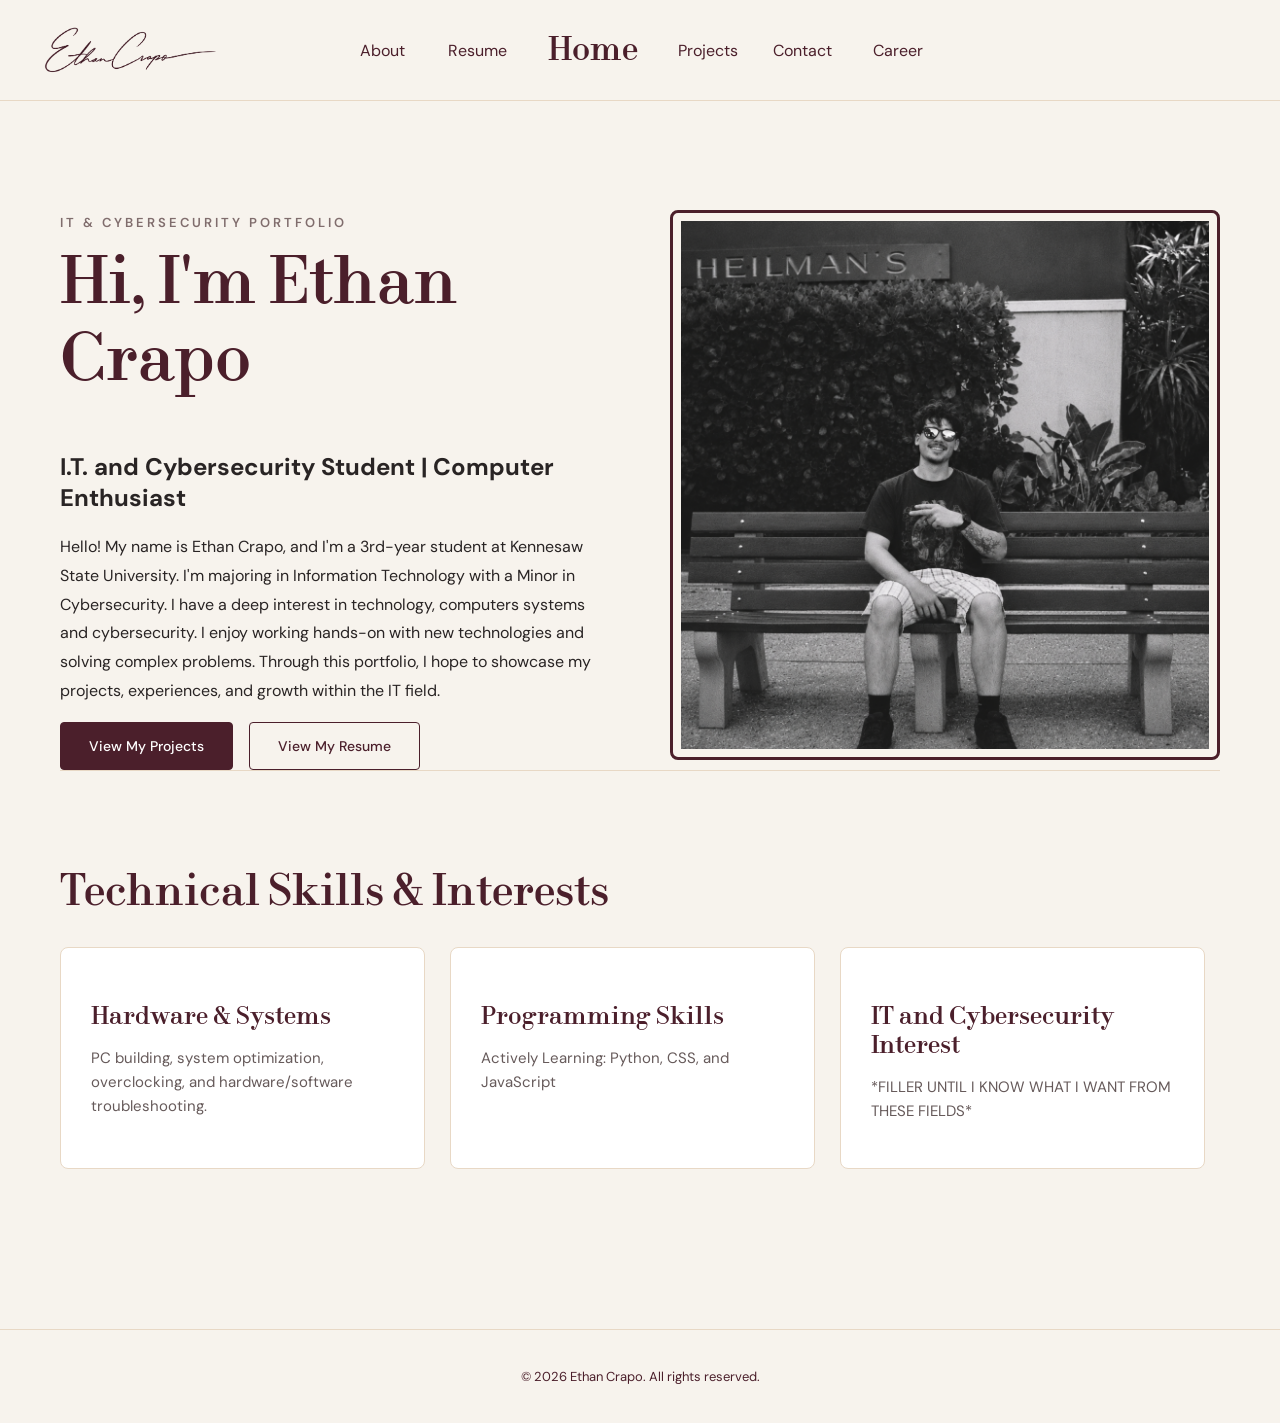
<file: index.html>
<!DOCTYPE html>
<html lang="en">
<head>
    <meta charset="UTF-8">
    <meta name="viewport" content="width=device-width, initial-scale=1.0">
    <title>My Personal Portfolio</title>

    <link href="https://fonts.googleapis.com/css2?family=DM+Sans:wght@400;500;600&display=swap" rel="stylesheet">
    <link rel="stylesheet" href="style.css">
</head>
<body>
    <!--NAVIGATION MENU-->
    <header>
    <nav>
    <a href="index.html" class="logo">     
    <img src="images/signature.png" alt="Ethan Crapo Signature">

    </a>

    <div class="nav-links">
        <a href="#about">About</a>
        <a href="#resume">Resume</a>
        <a href="index.html" class="current-page" aria-current="page">Home</a>
        <a href="#projects">Projects</a>
        <a href="#contact">Contact</a>
        <a href="career.html">Career</a>
    </div>
    <button class="menu-toggle" type="button" aria-label="Toggle navigation menu">☰</button>
</nav>
</header>
    <!--MAIN CONTENT-->
<main>
    <section class="hero">
        <div class="hero-text">    
            <p class="eyebrow">IT & Cybersecurity Portfolio</p>
            <h1>Hi, I'm Ethan Crapo</h1>
            <h2>I.T. and Cybersecurity Student | Computer Enthusiast</h2>
            <p>Hello! My name is Ethan Crapo, and I'm a 3rd-year student at Kennesaw State University. I'm majoring in Information Technology with a Minor in Cybersecurity. I have a deep interest in technology, computers systems and cybersecurity. I enjoy working hands-on with new technologies and solving complex problems. Through this portfolio, I hope to showcase my projects, experiences, and growth within the IT field.</p>
            <a href="#project" class="hero-button">View My Projects</a>
            <a href="#resume" class="resume-button">View My Resume</a>
        </div>
        
        <div class="hero-image">
            <img src="images/myself.png" alt="Portrait of Ethan Crapo">
        </div>    
    </section>

    <!--Technical Skills preview-->
    <section class="skills">
        <h2>Technical Skills & Interests</h2>
        <div class="expertise-grid">
            <article class="expertise-card">
                <h3>Hardware & Systems</h3>
                <p>PC building, system optimization, overclocking, and hardware/software troubleshooting.</p>
            </article>

            <article class="expertise-card">
                <h3>Programming Skills</h3>
                <p>Actively Learning: Python, CSS, and JavaScript</p>
            </article>

            <article class="expertise-card">
                <h3>IT and Cybersecurity Interest</h3>
                <p>*FILLER UNTIL I KNOW WHAT I WANT FROM THESE FIELDS*</p>
            </article>
        </div>
    </section>
</main>


<footer>
    <p>© 2026 Ethan Crapo. All rights reserved.</p>
</footer>

</body>
</html>
</file>
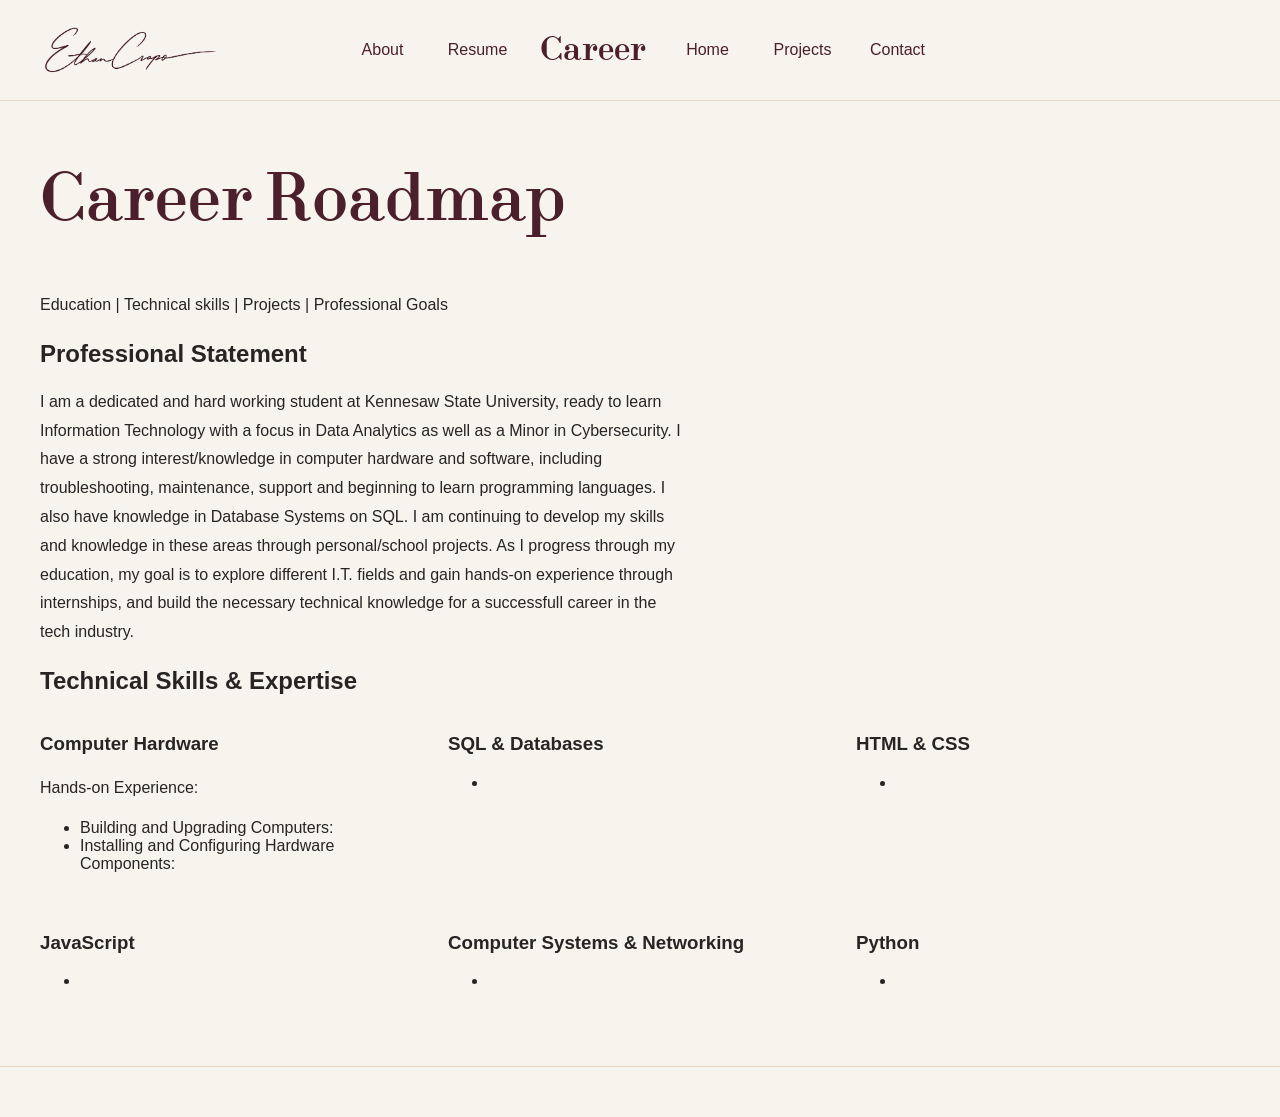
<file: career.html>
<!DOCTYPE html>
<html lang="en">
<head>
    <meta charset="UTF-8">
    <meta name="viewport" content="width=device-width, initial-scale=1.0">
    <title>Career | Portfolio</title>
    <link rel="stylesheet" href="style.css">
</head>

<body>

    <header>
    <nav>
        <a href="index.html" class="logo">     
        <img src="images/signature.png" alt="Ethan Crapo Signature">

        </a>

        <div class="nav-links">
            <a href="#about">About</a>
            <a href="#resume">Resume</a>
            <a href="career.html" class="current-page" aria-current="page">Career</a>
            <a href="index.html">Home</a>
            <a href="#projects">Projects</a>
            <a href="#contact">Contact</a>
        </div>
        <button class="menu-toggle" type="button" aria-label="Toggle navigation menu">☰</button>
    </nav>
    </header>

    <main class="career-page">
        <section class="career-intro">
            <h1>Career Roadmap</h1>
            <p>Education | Technical skills | Projects | Professional Goals</p>
        </section>

        <section class="professional-statement">
            <h2>Professional Statement</h2>
            <p>I am a dedicated and hard working student at Kennesaw State University, ready to learn Information Technology with a focus in Data Analytics as well as a Minor in Cybersecurity. I have a strong interest/knowledge in computer hardware and software, including troubleshooting, maintenance, support and beginning to learn programming languages. I also have knowledge in Database Systems on SQL. I am continuing to develop my skills and knowledge in these areas through personal/school projects. As I progress through my education, my goal is to explore different I.T. fields and gain hands-on experience through internships, and build the necessary technical knowledge for a successfull career in the tech industry.</p>
        </section>

        <section class="career-skills"> 
            <h2>Technical Skills & Expertise</h2>
            <div class="skill-grid">
                <div class="skill-card">
                <h3>Computer Hardware</h3>
                <p>Hands-on Experience:</p>
                <ul>
                    <li>Building and Upgrading Computers:</li>
                    <li>Installing and Configuring Hardware Components:</li>
                </ul>
            </div>   
            
            <div class="skill-card"> 
                <h3>SQL & Databases</h3>
                <ul>
                    <li></li>
                </ul>
            </div>

            <div class="skill-card">
                <h3>HTML & CSS</h3>
                <ul>
                    <li></li>
                </ul>
            </div>
        
            <div class="skill-card">
                <h3>JavaScript</h3>
                <ul>
                    <li></li>
                </ul>
            </div> 

            <div class="skill-card">
                <h3>Computer Systems & Networking</h3>
                <ul>
                    <li></li>
                </ul>
            </div>    

            <div class="skill-card">
                <h3>Python</h3>
                <ul>
                    <li></li>
                </ul>
            </div>
            </div>
            
        </section>
    </main>

    <footer>

    </footer>

</body>
</html>
</file>
<file: style.css>
/*IMPLEMENTING FIN SERIF DISPLAY FONT */ 
@font-face {
    font-family:"Fin Serif Display";
    src: url("fonts/FinSerifDisplay-Bold.ttf") format("truetype");
    font-weight: 700;
    font-style: normal;
}

h1 {
    font-family: "Fin Serif Display", Georgia, serif;
}

/*WEBSITE BACKGROUND COLOR*/
body {
    background-color: #f7f3ed;
    color:#292424;
    margin: 0;
}

/*MAIN HEADINGS*/
h1 {
    font-family: "Fin Serif Display", Georgia, serif;
    color: #4b1f2b;
    font-size: 64px;
    margin-top: 0;
}

/*NAVIGATION BAR STYLING*/
nav {
    border-bottom: 1px solid #e8d8c5;
    display: flex; /* Use flexbox for layout */
    justify-content: space-between; /* Space out the items */
    align-items: center; /* Center items vertically */
    padding: 20px 40px; /*creates space inside an element*/
    position: relative;
}

/*PORTFOLIO LOGO*/
.logo {
    font-family: "Fin Serif Display", Georgia, serif;
    font-size: 28px;
    color: #4b1f2b;
    text-decoration: none;
}

/*NAVIGATION LINKS*/
.nav-links {
    display: grid;
    grid-template-columns: 80px 80px 120px 80px 80px 80px;
    align-items: center;
    justify-items: center;
    gap: 15px;
    position: absolute;
    left: 50%;
    transform: translateX(-50%);
}


/* CENTER NAVIGATION LOGO */
.nav-links .logo {
    font-size: 28px;
}

/*MAIN CONTENT*/
main {
    padding:100px 60px; /*creates space inside an element for main text content*/
    max-width: 1400px;
    margin: 0 auto;
}

/*CURRENT PAGE TITLE FONT SIZE*/
.nav-links .current-page {
    font-family: "Fin Serif Display", Georgia, serif;
    font-size: 32px;
    color:#4b1f2b;
    text-decoration: none;
}

/* NAVIGATION LINK FONT */
.nav-links a {
    font-family: "DM Sans", sans-serif;
    color: #4b1f2b;
    text-decoration: none;
    font-size: 16px;
}

/* DEFAULT WEBSITE FONT */
body {
    font-family: "DM Sans", sans-serif;
}

/* SIGNATURE LOGO IMG SIZE */
.logo img {
    width: 180px;
    height: auto;
    display: block;
}

/*HOMEPAGE INTRODUCTORY LABEL */
.eyebrow {
    font-family: "DM Sans", sans-serif;
    font-size: 13px;
    font-weight: 600;
    text-transform: uppercase;
    letter-spacing: 3px;
    color: #806d6d
}

/*HOMEPAGE INTRODUCTION*/
main p:not(.eyebrow) {
    max-width: 650px;
    font-size: 16px;
    line-height: 1.8;
}

/* HOMEPAGE HERO SECTION */
.hero {
    min-height: 50vh;
    display: grid;
    grid-template-columns: 1fr 1fr;
    align-items: center;
    gap: 60px;
}

/* HOMEPAGE ETHAN IMAGE */
.hero-image img {
    width: 100%;
    max-width: 900px;
    height: 550px;
    object-fit: cover;
    object-position:50% 50%;
    border-radius: 8px;
    display: block;
    margin: 0 auto;
    border: 3px solid #4b1f2b;
    padding: 8px;
    background-color: #f7f3ed;
    box-sizing: border-box;
}

/* ADD COLORS TO PROJECT/RESUME BUTTONS */
.hero-button {
    display: inline-block;
    background-color: #4b1f2b;
    color: #ffffff;
    padding: 14px 28px;
    border: 1px solid #4b1f2b;
    border-radius: 4px;
    text-decoration: none;
    font-family: "DM Sans", sans-serif;
    font-size: 14px;
    font-weight: 500;
    transition: 0.3s;
}
.hero-button:hover {
    background-color: #4b1f2b;
    color: #ffffff;
}

.resume-button {
    display: inline-block;
    background-color: transparent;
    color: #4b1f2b;
    padding: 14px 28px;
    border: 1px solid #4b1f2b;
    border-radius: 4px;
    text-decoration: none;
    font-family: "DM Sans", sans-serif;
    font-size: 14px;
    font-weight: 500;
    margin-left: 12px;
    transition: 0.3s;
}
.resume-button:hover {
    background-color: #4b1f2b;
    color: #ffffff;
}

/* hover effect for both buttons so they aren't the same color*/
.hero-text:has(.resume-button:hover) .hero-button {
    background-color: transparent;
    color: #4b1f2b;
}
.hero-text:has(.hero-button:hover) .resume-button {
    background-color: transparent;
    color: #4b1f2b;
}
/* FOOTER */
footer {
    border-top: 1px solid #e8d8c5;
    padding: 25px 40px;
    text-align: center;
    font-family: "DM Sans", sans-serif;
    font-size: 13px;
    color: #4b1f2b;
}
/* TECH SKILLS SECTION HOMEPAGE */
.skills {
    background-color: #f7f3ed;
    padding: 60px 15px;
    padding-left: 0px;
    border-top: 1px solid #e8d8c5;
}

.skills h2 {
    font-family: "Fin Serif Display", Georgia, serif;
    font-size: 42px;
    color: #4b1f2b;
    margin-bottom: 30px;
}

.skill-list {
    list-style-type: none;
    display: flex;
    gap: 25px;
    flex-wrap: wrap;
    padding-left: 0;
}

.skill-list li {
    background-color: #ffffff;
    padding: 12px 20px;
    border: 1px solid #4b1f2b;
    border-radius: 8px;
    color: #4b1f2b;
}

.skill-grid {
    display: grid;
    grid-tempaate-columns: repeat(3, 1fr);
    gap: 24px;
}

/* EXPERTISE CARDS LAYOUT*/
.expertise-grid {
grid-template-columns: 1fr 1fr 1fr;
display: grid;
gap:25px;
}

.expertise-card {
    background-color:#ffffff;
    padding: 30px;
    border: 1px solid #e8d8c5;
    border-radius: 8px;
    color:#4b1f2b;
}

.expertise-card h3 {
    font-family: "Fin Serif Display",Georgia,serif;
    font-size: 24px;
    color:#4b1f2b;
    margin-bottom: 12px;
}

main .expertise-card p {
    font-size: 15px;
    color: #665a5a;
    line-height: 1.6;
}
/* HIDES BURGER BUTTON ON DESKTOP*/
.menu-toggle {
    display:none;
}

/*MEDIA QUERIES FOR RESPONSIVE DESIGN*/
@media (max-width: 768px) {
    .hero {
        grid-template-columns: 1fr;
        text-align: center;
    }
    .hero-image img {
        max-width: 100%;
    }
nav .nav-links {
        position: static;
        transform: none;
        grid-template-columns: repeat(5, auto);
        gap: 10px;
        display: none;
    }
    .menu-toggle {
        display:block;
}
}

/* CAREER PAGE INTRODUCTION */
.career-intro p{
    font-size: 18px;
}

/* CAREER PAGE CONTENT LAYOUT */
.career-page {
    max-width:1200px;
    margin: 0 auto;
    padding: 60px 40px;
}

/* CAREER PAGE SKILLS GRID */
.skill-grid {
    display: grid;
    grid-template-columns: repeat(3, 1fr);
    gap: 24px;
}
</file>
